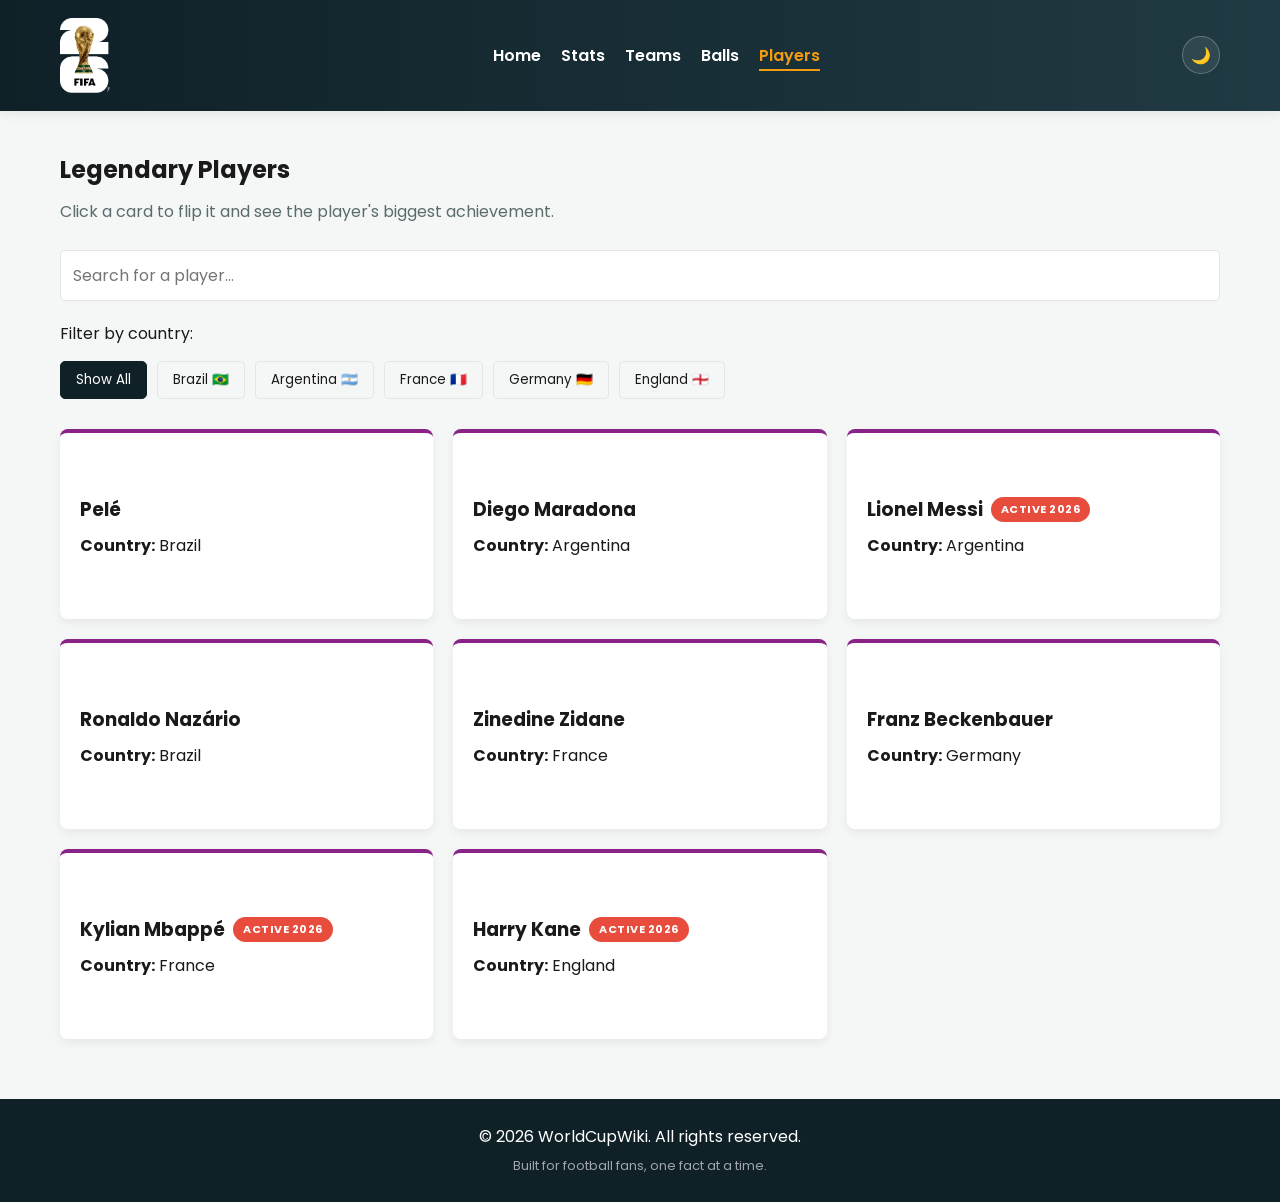
<file: players.html>
<!DOCTYPE html>
<html lang="en">
<head>
    <meta charset="UTF-8">
    <meta name="viewport" content="width=device-width, initial-scale=1.0">
    <title>World Cup - Players</title>
    <link rel="stylesheet" href="css/global.css">
    <link rel="stylesheet" href="css/players.css">
</head>
<body>
    <header>
        <div class="nav-container">
            
            <div class="logo">
                <h1>
                    <img src="images/WC26_Logo.avif"
                         alt="FIFA World Cup 2026 Logo">
                </h1>
            </div>
            <nav>
                <ul id="navMenu">
                    <li><a href="index.html">Home</a></li>
                    <li><a href="stats.html">Stats</a></li>
                    <li><a href="teams.html">Teams</a></li>
                    <li><a href="balls.html">Balls</a></li>
                    <li><a href="players.html" class="active">Players</a></li>
                </ul>
            </nav>
            <div class="nav-actions">
                <button id="themeToggle" class="theme-toggle" aria-label="Toggle dark mode">🌙</button>
                <button id="hamburger" class="hamburger" aria-label="Toggle menu" aria-expanded="false">
                    <span></span><span></span><span></span>
                </button>
            </div>
        </div>
    </header>

    <main class="container">
        <h2>Legendary Players</h2>
        <p class="section-subtitle">Click a card to flip it and see the player's biggest achievement.</p>

        <div class="search-box">
            <input type="text" id="playerSearch" placeholder="Search for a player...">
        </div>

        <p>Filter by country:</p>
        <div class="country-filters">
            <button class="country-btn active" data-country="all">Show All</button>
            <button class="country-btn" data-country="Brazil">Brazil 🇧🇷</button>
            <button class="country-btn" data-country="Argentina">Argentina 🇦🇷</button>
            <button class="country-btn" data-country="France">France 🇫🇷</button>
            <button class="country-btn" data-country="Germany">Germany 🇩🇪</button>
            <button class="country-btn" data-country="England">England 🏴󠁧󠁢󠁥󠁮󠁧󠁿</button>
        </div>

        <div class="players-grid">
            <div class="player-card reveal" data-country="Brazil">
                <div class="player-card-inner">
                    <div class="player-card-front">
                        <h3>Pelé</h3>
                        <p><strong>Country:</strong> Brazil</p>
                    </div>
                    <div class="player-card-back">
                        <h4>Achievement</h4>
                        <p>Only player with 3 World Cup trophies (1958, 1962, 1970).</p>
                    </div>
                </div>
            </div>
            <div class="player-card reveal" data-country="Argentina">
                <div class="player-card-inner">
                    <div class="player-card-front">
                        <h3>Diego Maradona</h3>
                        <p><strong>Country:</strong> Argentina</p>
                    </div>
                    <div class="player-card-back">
                        <h4>Achievement</h4>
                        <p>Led Argentina to victory in 1986, including the "Hand of God" and "Goal of the Century."</p>
                    </div>
                </div>
            </div>
            <div class="player-card reveal" data-country="Argentina">
                <div class="player-card-inner">
                    <div class="player-card-front">
                        <h3>Lionel Messi <span class="badge badge-live">Active 2026</span></h3>
                        <p><strong>Country:</strong> Argentina</p>
                    </div>
                    <div class="player-card-back">
                        <h4>Achievement</h4>
                        <p>Golden Ball winner and 2022 Champion. Tied for the 2026 Golden Boot lead with 8 goals.</p>
                    </div>
                </div>
            </div>
            <div class="player-card reveal" data-country="Brazil">
                <div class="player-card-inner">
                    <div class="player-card-front">
                        <h3>Ronaldo Nazário</h3>
                        <p><strong>Country:</strong> Brazil</p>
                    </div>
                    <div class="player-card-back">
                        <h4>Achievement</h4>
                        <p>All-time World Cup top scorer for Brazil with 15 goals; 2002 champion and top scorer.</p>
                    </div>
                </div>
            </div>
            <div class="player-card reveal" data-country="France">
                <div class="player-card-inner">
                    <div class="player-card-front">
                        <h3>Zinedine Zidane</h3>
                        <p><strong>Country:</strong> France</p>
                    </div>
                    <div class="player-card-back">
                        <h4>Achievement</h4>
                        <p>Scored twice in the 1998 final to bring France its first World Cup title.</p>
                    </div>
                </div>
            </div>
            <div class="player-card reveal" data-country="Germany">
                <div class="player-card-inner">
                    <div class="player-card-front">
                        <h3>Franz Beckenbauer</h3>
                        <p><strong>Country:</strong> Germany</p>
                    </div>
                    <div class="player-card-back">
                        <h4>Achievement</h4>
                        <p>Won the World Cup as both captain (1974) and head coach (1990) - a rare double.</p>
                    </div>
                </div>
            </div>
            <div class="player-card reveal" data-country="France">
                <div class="player-card-inner">
                    <div class="player-card-front">
                        <h3>Kylian Mbappé <span class="badge badge-live">Active 2026</span></h3>
                        <p><strong>Country:</strong> France</p>
                    </div>
                    <div class="player-card-back">
                        <h4>Achievement</h4>
                        <p>2018 champion; leading the 2026 Golden Boot race with 8 goals so far.</p>
                    </div>
                </div>
            </div>
            <div class="player-card reveal" data-country="England">
                <div class="player-card-inner">
                    <div class="player-card-front">
                        <h3>Harry Kane <span class="badge badge-live">Active 2026</span></h3>
                        <p><strong>Country:</strong> England</p>
                    </div>
                    <div class="player-card-back">
                        <h4>Achievement</h4>
                        <p>England's captain, chasing the country's first title since 1966 at the 2026 semifinals.</p>
                    </div>
                </div>
            </div>
        </div>
    </main>

    <footer>
        <p>&copy; 2026 WorldCupWiki. All rights reserved.</p>
        <p class="footer-tagline">Built for football fans, one fact at a time.</p>
    </footer>

    <button id="backToTop" class="back-to-top" aria-label="Back to top">↑</button>

    <script src="js/site.js"></script>
    <script src="js/players.js"></script>
</body>
</html>
</file>
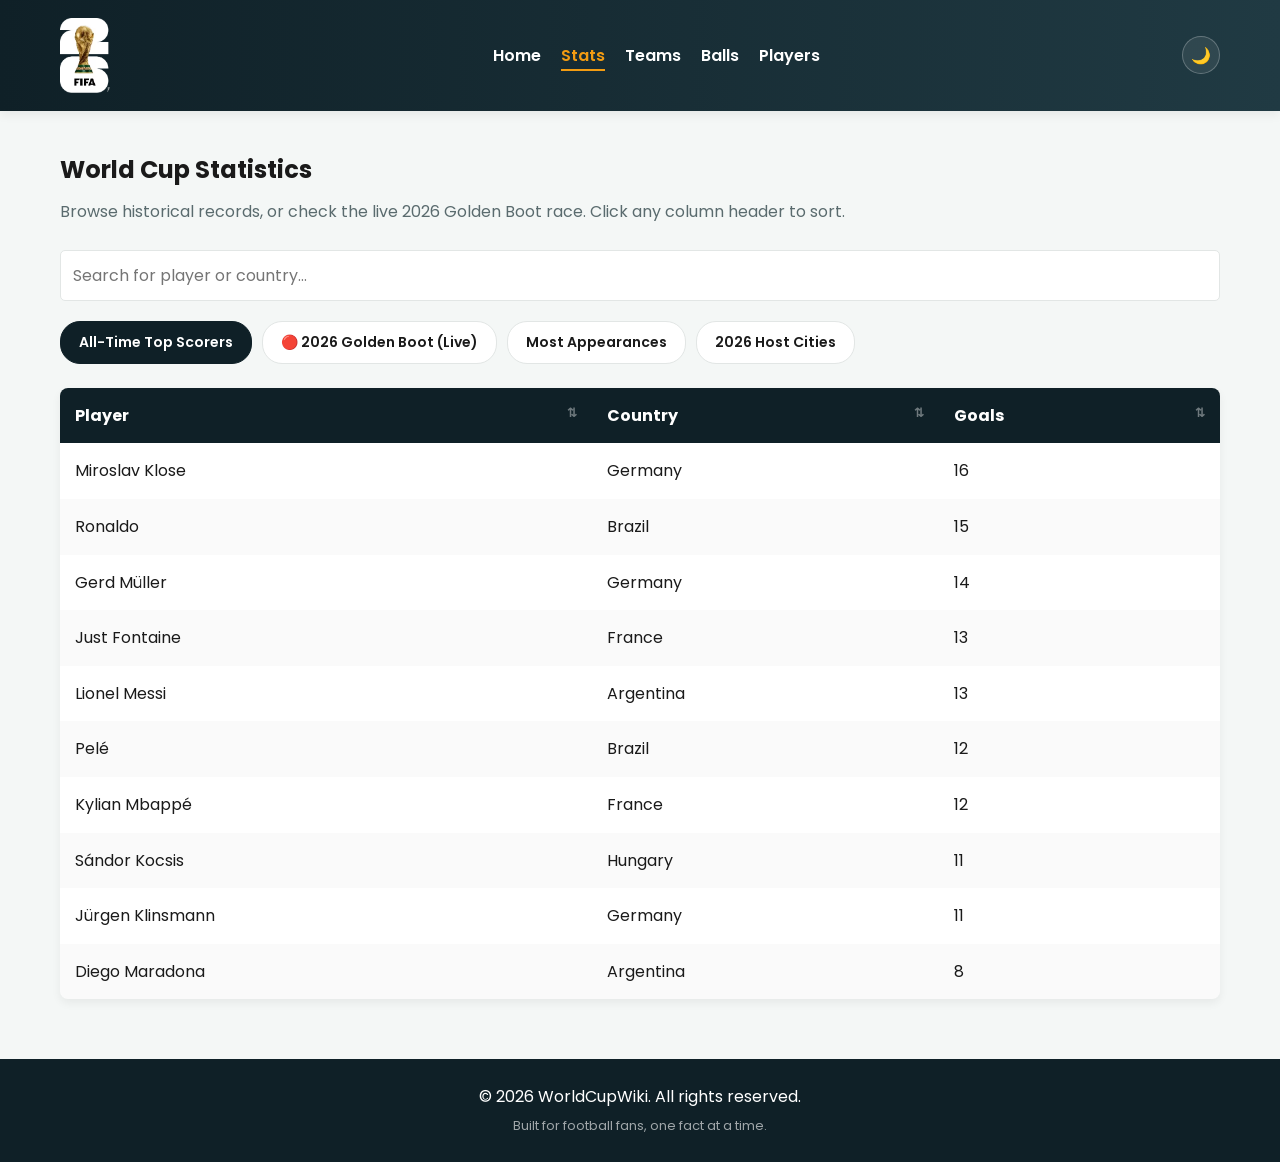
<file: stats.html>
<!DOCTYPE html>
<html lang="en">
<head>
    <meta charset="UTF-8">
    <meta name="viewport" content="width=device-width, initial-scale=1.0">
    <title>World Cup - Stats</title>
    <link rel="stylesheet" href="css/global.css">
    <link rel="stylesheet" href="css/stats.css">
</head>
<body>
    <header>
        <div class="nav-container">
            
            <div class="logo">
                <h1>
                    <img src="images/WC26_Logo.avif"
                         alt="FIFA World Cup 2026 Logo">
                </h1>
            </div>
            <nav>
                <ul id="navMenu">
                    <li><a href="index.html">Home</a></li>
                    <li><a href="stats.html" class="active">Stats</a></li>
                    <li><a href="teams.html">Teams</a></li>
                    <li><a href="balls.html">Balls</a></li>
                    <li><a href="players.html">Players</a></li>
                </ul>
            </nav>
            <div class="nav-actions">
                <button id="themeToggle" class="theme-toggle" aria-label="Toggle dark mode">🌙</button>
                <button id="hamburger" class="hamburger" aria-label="Toggle menu" aria-expanded="false">
                    <span></span><span></span><span></span>
                </button>
            </div>
        </div>
    </header>

    <main class="container">
        <h2>World Cup Statistics</h2>
        <p class="section-subtitle">Browse historical records, or check the live 2026 Golden Boot race. Click any column header to sort.</p>

        <div class="search-box">
            <input type="text" id="statsSearch" placeholder="Search for player or country...">
        </div>

        <!-- ===== Tabs ===== -->
        <div class="stats-tabs">
            <button class="tab-btn active" data-tab="tab-alltime">All-Time Top Scorers</button>
            <button class="tab-btn" data-tab="tab-live">🔴 2026 Golden Boot (Live)</button>
            <button class="tab-btn" data-tab="tab-appearances">Most Appearances</button>
            <button class="tab-btn" data-tab="tab-hosts">2026 Host Cities</button>
        </div>

        <!-- ===== All-time top scorers ===== -->
        <div id="tab-alltime" class="tab-panel active reveal">
            <table id="scorersTable">
                <thead>
                    <tr>
                        <th>Player</th>
                        <th>Country</th>
                        <th>Goals</th>
                    </tr>
                </thead>
                <tbody>
                    <tr><td>Miroslav Klose</td><td>Germany</td><td>16</td></tr>
                    <tr><td>Ronaldo</td><td>Brazil</td><td>15</td></tr>
                    <tr><td>Gerd Müller</td><td>Germany</td><td>14</td></tr>
                    <tr><td>Just Fontaine</td><td>France</td><td>13</td></tr>
                    <tr><td>Lionel Messi</td><td>Argentina</td><td>13</td></tr>
                    <tr><td>Pelé</td><td>Brazil</td><td>12</td></tr>
                    <tr><td>Kylian Mbappé</td><td>France</td><td>12</td></tr>
                    <tr><td>Sándor Kocsis</td><td>Hungary</td><td>11</td></tr>
                    <tr><td>Jürgen Klinsmann</td><td>Germany</td><td>11</td></tr>
                    <tr><td>Diego Maradona</td><td>Argentina</td><td>8</td></tr>
                </tbody>
            </table>
        </div>

        <!-- ===== Live 2026 golden boot ===== -->
        <div id="tab-live" class="tab-panel reveal">
            <p class="live-note"><span class="badge badge-live">Live</span> Updated through the 2026 semifinal round.</p>
            <table id="liveTable">
                <thead>
                    <tr>
                        <th>Player</th>
                        <th>Country</th>
                        <th>Goals</th>
                    </tr>
                </thead>
                <tbody>
                    <tr><td>Kylian Mbappé</td><td>France</td><td>8</td></tr>
                    <tr><td>Lionel Messi</td><td>Argentina</td><td>8</td></tr>
                    <tr><td>Harry Kane</td><td>England</td><td>6</td></tr>
                    <tr><td>Jude Bellingham</td><td>England</td><td>6</td></tr>
                    <tr><td>Ousmane Dembélé</td><td>France</td><td>5</td></tr>
                </tbody>
            </table>
        </div>

        <!-- ===== Most appearances ===== -->
        <div id="tab-appearances" class="tab-panel reveal">
            <table id="appearancesTable">
                <thead>
                    <tr>
                        <th>Player</th>
                        <th>Country</th>
                        <th>Tournaments</th>
                    </tr>
                </thead>
                <tbody>
                    <tr><td>Lionel Messi</td><td>Argentina</td><td>5</td></tr>
                    <tr><td>Lothar Matthäus</td><td>Germany</td><td>5</td></tr>
                    <tr><td>Cristiano Ronaldo</td><td>Portugal</td><td>5</td></tr>
                    <tr><td>Rafael Márquez</td><td>Mexico</td><td>5</td></tr>
                    <tr><td>Gianluigi Buffon</td><td>Italy</td><td>4</td></tr>
                </tbody>
            </table>
        </div>

        <!-- ===== 2026 Host cities ===== -->
        <div id="tab-hosts" class="tab-panel reveal">
            <table id="hostsTable">
                <thead>
                    <tr>
                        <th>City</th>
                        <th>Country</th>
                        <th>Notable Match</th>
                    </tr>
                </thead>
                <tbody>
                    <tr><td>New York/New Jersey</td><td>USA</td><td>Final - July 19</td></tr>
                    <tr><td>Atlanta</td><td>USA</td><td>Semifinal - Argentina vs England</td></tr>
                    <tr><td>Arlington (Dallas)</td><td>USA</td><td>Semifinal - France vs Spain</td></tr>
                    <tr><td>Miami Gardens</td><td>USA</td><td>Third-place match</td></tr>
                    <tr><td>Mexico City</td><td>Mexico</td><td>Opening match</td></tr>
                    <tr><td>Toronto</td><td>Canada</td><td>Group stage</td></tr>
                    <tr><td>Vancouver</td><td>Canada</td><td>Group stage</td></tr>
                </tbody>
            </table>
        </div>
    </main>

    <footer>
        <p>&copy; 2026 WorldCupWiki. All rights reserved.</p>
        <p class="footer-tagline">Built for football fans, one fact at a time.</p>
    </footer>

    <button id="backToTop" class="back-to-top" aria-label="Back to top">↑</button>

    <script src="js/site.js"></script>
    <script src="js/stats.js"></script>
</body>
</html>
</file>
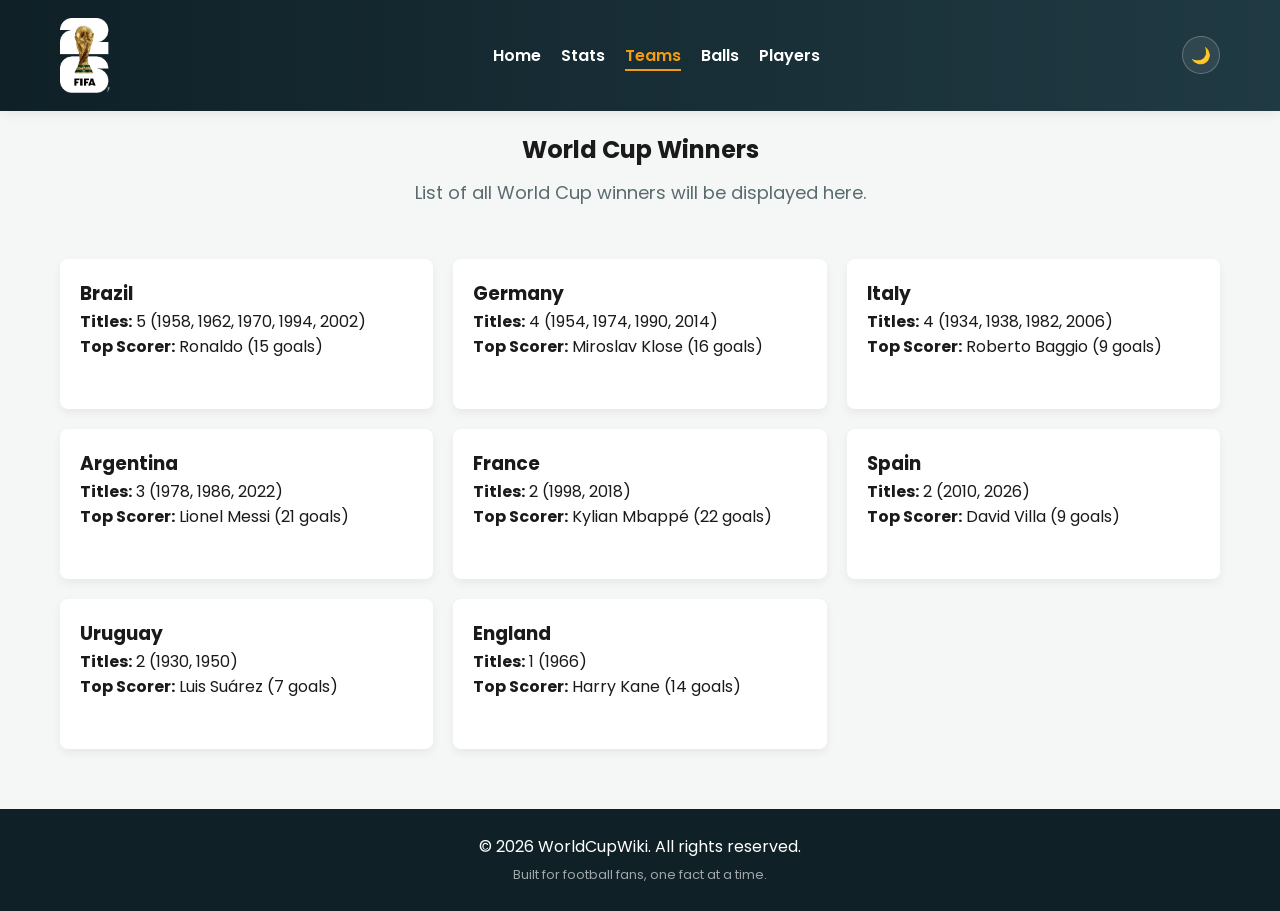
<file: teams.html>
<!DOCTYPE html>
<html lang="en">
<head>
    <meta charset="UTF-8">
    <meta name="viewport" content="width=device-width, initial-scale=1.0">

    <link rel="stylesheet" href="css/teams.css">

    <title>Teams - FIFA World Cup 2026</title>
</head>
<body>

    <!-- Header & Navigation -->
    <header>
        <div class="nav-container">

            <div class="logo">
                <h1>
                    <img src="images/WC26_Logo.avif"
                         alt="FIFA World Cup 2026 Logo">
                </h1>
            </div>

            <nav>
                <ul id="navMenu">
                    <li>
                        <a href="index.html">Home</a>
                    </li>
                    <li>
                        <a href="stats.html">Stats</a>
                    </li>
                    <li>
                        <a href="teams.html" class="active">Teams</a>
                    </li>
                    <li>
                        <a href="balls.html">Balls</a>
                    </li>
                    <li>
                        <a href="players.html">Players</a>
                    </li>
                </ul>
            </nav>

            <div class="nav-actions">
                <button
                    id="themeToggle"
                    class="theme-toggle"
                    type="button"
                    aria-label="Toggle dark mode">
                    🌙
                </button>

                <button
                    id="hamburger"
                    class="hamburger"
                    type="button"
                    aria-label="Toggle menu"
                    aria-expanded="false">
                    <span></span>
                    <span></span>
                    <span></span>
                </button>
            </div>

        </div>
    </header>

    <!-- Page Title -->
    <section>
        <h1>World Cup Winners</h1>
        <p class="description">
            List of all World Cup winners will be displayed here.
        </p>
    </section>

    <br>

    <!-- Teams -->
    <main>
        <div class="team-container">

            <div class="team-card">
                <h3>Brazil</h3>
                <p><strong>Titles:</strong> 5 (1958, 1962, 1970, 1994, 2002)</p>
                <p><strong>Top Scorer:</strong> Ronaldo (15 goals)</p>
            </div>

            <div class="team-card">
                <h3>Germany</h3>
                <p><strong>Titles:</strong> 4 (1954, 1974, 1990, 2014)</p>
                <p><strong>Top Scorer:</strong> Miroslav Klose (16 goals)</p>
            </div>

            <div class="team-card">
                <h3>Italy</h3>
                <p><strong>Titles:</strong> 4 (1934, 1938, 1982, 2006)</p>
                <p><strong>Top Scorer:</strong> Roberto Baggio (9 goals)</p>
            </div>

            <div class="team-card">
                <h3>Argentina</h3>
                <p><strong>Titles:</strong> 3 (1978, 1986, 2022)</p>
                <p><strong>Top Scorer:</strong> Lionel Messi (21 goals)</p>
            </div>

            <div class="team-card">
                <h3>France</h3>
                <p><strong>Titles:</strong> 2 (1998, 2018)</p>
                <p><strong>Top Scorer:</strong> Kylian Mbappé (22 goals)</p>
            </div>

            <div class="team-card">
                <h3>Spain</h3>
                <p><strong>Titles:</strong> 2 (2010, 2026)</p>
                <p><strong>Top Scorer:</strong> David Villa (9 goals)</p>
            </div>

            <div class="team-card">
                <h3>Uruguay</h3>
                <p><strong>Titles:</strong> 2 (1930, 1950)</p>
                <p><strong>Top Scorer:</strong> Luis Suárez (7 goals)</p>
            </div>

            <div class="team-card">
                <h3>England</h3>
                <p><strong>Titles:</strong> 1 (1966)</p>
                <p><strong>Top Scorer:</strong> Harry Kane (14 goals)</p>
            </div>

        </div>
    </main>

    <!-- Footer -->
     <footer>
        <p>&copy; 2026 WorldCupWiki. All rights reserved.</p>
        <p class="footer-tagline">Built for football fans, one fact at a time.</p>
    </footer>

    <script src="js/teams.js"></script>

</body>
</html>
</file>
<file: css/global.css>
@import url('https://fonts.googleapis.com/css2?family=Poppins:wght@300;400;600;700&display=swap');

:root {
    --primary-color: #0f2027;
    --secondary-color: #203a43;
    --accent-color: #8a2387;
    --gold-color: #f39c12;
    --light-color: #f4f7f6;
    --dark-color: #1a1a1a;
    --card-bg: #ffffff;
    --text-muted: #5a6b6e;
    --live-color: #e74c3c;
    --success-color: #27ae60;
    --border-color: #e2e6e5;
    --shadow-sm: 0 4px 10px rgba(0,0,0,0.06);
    --shadow-md: 0 10px 25px rgba(0,0,0,0.14);
    --transition-fast: 0.2s ease;
    --transition-med: 0.35s ease;
}

/* Dark mode overrides, toggled by adding data-theme="dark" to <html> */
[data-theme="dark"] {
    --light-color: #10181b;
    --card-bg: #182226;
    --dark-color: #edf2f1;
    --text-muted: #9fb3b6;
    --border-color: #263338;
    --shadow-sm: 0 4px 10px rgba(0,0,0,0.4);
    --shadow-md: 0 10px 25px rgba(0,0,0,0.55);
}

* {
    margin: 0;
    padding: 0;
    box-sizing: border-box;
    font-family: 'Poppins', sans-serif;
}

html {
    scroll-behavior: smooth;
}

body {
    background-color: var(--light-color);
    color: var(--dark-color);
    line-height: 1.6;
    opacity: 0;
    transition: background-color var(--transition-med), color var(--transition-med), opacity 0.5s ease;
}

body.loaded {
    opacity: 1;
}

/* ---------- Header & Navigation ---------- */
header {
    background: linear-gradient(to right, var(--primary-color), var(--secondary-color));
    color: #fff;
    padding: 18px 0;
    position: sticky;
    top: 0;
    z-index: 1000;
    box-shadow: var(--shadow-sm);
}

.nav-container {
    display: flex;
    justify-content: space-between;
    align-items: center;
    max-width: 1200px;
    margin: 0 auto;
    padding: 0 20px;
}

.logo h1 {
    font-size: 24px;
}

.logo span {
    color: var(--gold-color);
}

nav ul {
    display: flex;
    list-style: none;
}

nav ul li {
    margin-left: 20px;
}

nav ul li a {
    position: relative;
    color: #fff;
    text-decoration: none;
    font-weight: 600;
    padding-bottom: 4px;
}

nav ul li a::after {
    content: "";
    position: absolute;
    left: 0;
    bottom: 0;
    width: 0;
    height: 2px;
    background: var(--gold-color);
    transition: width var(--transition-fast);
}

nav ul li a:hover, nav ul li a.active {
    color: var(--gold-color);
}

nav ul li a:hover::after, nav ul li a.active::after {
    width: 100%;
}

.nav-actions {
    display: flex;
    align-items: center;
    gap: 12px;
}

.theme-toggle {
    background: rgba(255,255,255,0.08);
    border: 1px solid rgba(255,255,255,0.25);
    color: #fff;
    font-size: 16px;
    width: 38px;
    height: 38px;
    border-radius: 50%;
    cursor: pointer;
    transition: transform var(--transition-fast), background var(--transition-fast);
}

.theme-toggle:hover {
    transform: rotate(20deg) scale(1.08);
    background: rgba(255,255,255,0.18);
}

/* Hamburger, hidden on desktop */
.hamburger {
    display: none;
    flex-direction: column;
    justify-content: space-between;
    width: 26px;
    height: 18px;
    background: none;
    border: none;
    cursor: pointer;
    padding: 0;
}

.hamburger span {
    display: block;
    height: 2px;
    width: 100%;
    background: #fff;
    border-radius: 2px;
    transition: transform var(--transition-fast), opacity var(--transition-fast);
}

.hamburger.active span:nth-child(1) { transform: translateY(8px) rotate(45deg); }
.hamburger.active span:nth-child(2) { opacity: 0; }
.hamburger.active span:nth-child(3) { transform: translateY(-8px) rotate(-45deg); }

@media (max-width: 768px) {
    .hamburger { display: flex; }

    nav ul#navMenu {
        position: fixed;
        top: 68px;
        right: -100%;
        flex-direction: column;
        background: var(--secondary-color);
        width: 220px;
        padding: 20px;
        gap: 4px;
        border-radius: 0 0 0 12px;
        box-shadow: var(--shadow-md);
        transition: right var(--transition-med);
    }

    nav ul#navMenu.open {
        right: 0;
    }

    nav ul#navMenu li {
        margin: 10px 0;
    }
}

/* ---------- Shared layout ---------- */
.container {
    max-width: 1200px;
    margin: 40px auto;
    padding: 0 20px;
}

.container h2 {
    margin-bottom: 10px;
}

.section-subtitle {
    color: var(--text-muted);
    margin-bottom: 25px;
}

footer {
    background-color: var(--primary-color);
    color: #fff;
    text-align: center;
    padding: 25px 0;
    margin-top: 60px;
}

footer .footer-tagline {
    color: rgba(255,255,255,0.6);
    font-size: 13px;
    margin-top: 6px;
}

/* ---------- Reusable components ---------- */
.badge {
    display: inline-block;
    font-size: 11px;
    font-weight: 700;
    letter-spacing: 0.5px;
    padding: 4px 10px;
    border-radius: 20px;
    text-transform: uppercase;
}

.badge-live {
    background: var(--live-color);
    color: #fff;
    animation: pulseGlow 1.8s infinite;
}

.badge-gold {
    background: var(--gold-color);
    color: #1a1a1a;
}

@keyframes pulseGlow {
    0%, 100% { box-shadow: 0 0 0 0 rgba(231, 76, 60, 0.5); }
    50% { box-shadow: 0 0 0 6px rgba(231, 76, 60, 0); }
}

/* Scroll-reveal animation, driven by site.js */
.reveal {
    opacity: 0;
    transform: translateY(24px);
    transition: opacity 0.6s ease, transform 0.6s ease;
}

.reveal.visible {
    opacity: 1;
    transform: translateY(0);
}

/* Back to top button */
.back-to-top {
    position: fixed;
    bottom: 25px;
    right: 25px;
    width: 46px;
    height: 46px;
    border-radius: 50%;
    background: var(--gold-color);
    color: #1a1a1a;
    border: none;
    font-size: 20px;
    cursor: pointer;
    box-shadow: var(--shadow-md);
    opacity: 0;
    visibility: hidden;
    transform: translateY(10px);
    transition: opacity var(--transition-fast), transform var(--transition-fast), visibility var(--transition-fast);
    z-index: 999;
}

.back-to-top.show {
    opacity: 1;
    visibility: visible;
    transform: translateY(0);
}

.back-to-top:hover {
    background: var(--primary-color);
    color: #fff;
}
</file>
<file: css/players.css>
.logo h1 {
    font-size: 24px;
    margin: 0;
}

.logo h1 img {
    display: block;
    width: 50px;
    height: auto;
    margin: 0;
    border: none;
    border-radius: 6px;
}

/* كود انقلاب اللوجو أفقياً من اليمين لليسار */
.logo img {
    animation: flipHorizontally 3s ease-in-out infinite;
    /* هذا السطر يضمن أن اللوجو يظل في منتصف مكانه أثناء الانقلاب */
    transform-origin: center; 
}

@keyframes flipHorizontally {
    0%, 100% {
        /* الوضع الطبيعي (البدء والنهاية) */
        transform: scaleX(1);
    }
    50% {
        /* الانقلاب الكامل عند منتصف المدة */
        transform: scaleX(-1);
    }
}
.search-box {
    margin-bottom: 20px;
}

.search-box input {
    width: 100%;
    padding: 12px;
    border: 1px solid var(--border-color);
    border-radius: 5px;
    font-size: 16px;
    background: var(--card-bg);
    color: var(--dark-color);
    transition: border-color var(--transition-fast), box-shadow var(--transition-fast);
}

.search-box input:focus {
    outline: none;
    border-color: var(--accent-color);
    box-shadow: 0 0 0 3px rgba(138, 35, 135, 0.15);
}

.country-filters {
    margin: 15px 0 30px;
    display: flex;
    flex-wrap: wrap;
    gap: 10px;
}

.country-btn {
    padding: 8px 15px;
    border: 1px solid var(--border-color);
    background: transparent;
    color: var(--dark-color);
    cursor: pointer;
    border-radius: 5px;
    transition: background var(--transition-fast), color var(--transition-fast);
}

.country-btn.active, .country-btn:hover {
    background-color: var(--primary-color);
    color: white;
    border-color: var(--primary-color);
}

.players-grid {
    display: grid;
    grid-template-columns: repeat(auto-fit, minmax(280px, 1fr));
    gap: 20px;
}

/* ---------- Flip cards ---------- */
.player-card {
    background: transparent;
    height: 190px;
    perspective: 1000px;
    cursor: pointer;
}

.player-card-inner {
    position: relative;
    width: 100%;
    height: 100%;
    text-align: left;
    transition: transform 0.6s;
    transform-style: preserve-3d;
    border-radius: 8px;
    box-shadow: var(--shadow-sm);
}

.player-card:hover .player-card-inner,
.player-card.flipped .player-card-inner {
    transform: rotateY(180deg);
}

.player-card-front, .player-card-back {
    position: absolute;
    width: 100%;
    height: 100%;
    backface-visibility: hidden;
    border-radius: 8px;
    padding: 20px;
}

.player-card-front {
    background: var(--card-bg);
    border-top: 4px solid var(--accent-color);
    display: flex;
    flex-direction: column;
    justify-content: center;
    gap: 8px;
}

.player-card-front h3 {
    display: flex;
    align-items: center;
    gap: 8px;
    flex-wrap: wrap;
}

.player-card-back {
    background: linear-gradient(135deg, var(--primary-color), var(--secondary-color));
    color: #fff;
    transform: rotateY(180deg);
    display: flex;
    flex-direction: column;
    justify-content: center;
    gap: 8px;
}

.player-card-back h4 {
    color: var(--gold-color);
}
</file>
<file: css/stats.css>
.logo h1 {
    font-size: 24px;
    margin: 0;
}

.logo h1 img {
    display: block;
    width: 50px;
    height: auto;
    margin: 0;
    border: none;
    border-radius: 6px;
}

/* كود انقلاب اللوجو أفقياً من اليمين لليسار */
.logo img {
    animation: flipHorizontally 3s ease-in-out infinite;
    /* هذا السطر يضمن أن اللوجو يظل في منتصف مكانه أثناء الانقلاب */
    transform-origin: center; 
}

@keyframes flipHorizontally {
    0%, 100% {
        /* الوضع الطبيعي (البدء والنهاية) */
        transform: scaleX(1);
    }
    50% {
        /* الانقلاب الكامل عند منتصف المدة */
        transform: scaleX(-1);
    }
}
.search-box {
    margin-bottom: 20px;
}

.search-box input {
    width: 100%;
    padding: 12px;
    border: 1px solid var(--border-color);
    border-radius: 5px;
    font-size: 16px;
    background: var(--card-bg);
    color: var(--dark-color);
    transition: border-color var(--transition-fast), box-shadow var(--transition-fast);
}

.search-box input:focus {
    outline: none;
    border-color: var(--accent-color);
    box-shadow: 0 0 0 3px rgba(138, 35, 135, 0.15);
}

/* ---------- Tabs ---------- */
.stats-tabs {
    display: flex;
    flex-wrap: wrap;
    gap: 10px;
    margin-bottom: 24px;
}

.tab-btn {
    padding: 10px 18px;
    border: 1px solid var(--border-color);
    background: var(--card-bg);
    color: var(--dark-color);
    border-radius: 20px;
    cursor: pointer;
    font-weight: 600;
    font-size: 14px;
    transition: background var(--transition-fast), color var(--transition-fast), transform var(--transition-fast);
}

.tab-btn:hover {
    transform: translateY(-2px);
}

.tab-btn.active {
    background-color: var(--primary-color);
    color: white;
    border-color: var(--primary-color);
}

.tab-panel {
    display: none;
}

.tab-panel.active {
    display: block;
}

.live-note {
    margin-bottom: 12px;
    color: var(--text-muted);
    display: flex;
    align-items: center;
    gap: 8px;
}

/* ---------- Table ---------- */
table {
    width: 100%;
    border-collapse: collapse;
    background: var(--card-bg);
    box-shadow: var(--shadow-sm);
    border-radius: 8px;
    overflow: hidden;
}

th, td {
    padding: 15px;
    text-align: left;
}

th {
    background-color: var(--primary-color);
    color: white;
    cursor: pointer;
    user-select: none;
    white-space: nowrap;
    transition: background-color var(--transition-fast);
}

th:hover {
    background-color: var(--secondary-color);
}

th::after {
    content: "⇅";
    float: right;
    opacity: 0.4;
    font-size: 12px;
}

th.sort-asc::after {
    content: "↑";
    opacity: 1;
}

th.sort-desc::after {
    content: "↓";
    opacity: 1;
}

tr:nth-child(even) {
    background-color: rgba(0,0,0,0.02);
}

[data-theme="dark"] tr:nth-child(even) {
    background-color: rgba(255,255,255,0.03);
}

tbody tr {
    transition: background-color var(--transition-fast);
}

tbody tr:hover {
    background-color: rgba(243, 156, 18, 0.08);
}
</file>
<file: css/teams.css>
@import url('https://fonts.googleapis.com/css2?family=Poppins:wght@300;400;600;700&display=swap');

:root {
    --primary-color: #0f2027;
    --secondary-color: #203a43;
    --accent-color: #8a2387;
    --gold-color: #f39c12;
    --light-color: #f4f7f6;
    --dark-color: #1a1a1a;
    --card-bg: #ffffff;
    --text-muted: #5a6b6e;
    --live-color: #e74c3c;
    --success-color: #27ae60;
    --border-color: #e2e6e5;
    --shadow-sm: 0 4px 10px rgba(0, 0, 0, 0.06);
    --shadow-md: 0 10px 25px rgba(0, 0, 0, 0.14);
    --transition-fast: 0.2s ease;
    --transition-med: 0.35s ease;
}

/* Dark mode overrides, toggled by adding data-theme="dark" to <html> */
[data-theme="dark"] {
    --light-color: #10181b;
    --card-bg: #182226;
    --dark-color: #edf2f1;
    --text-muted: #9fb3b6;
    --border-color: #263338;
    --shadow-sm: 0 4px 10px rgba(0, 0, 0, 0.4);
    --shadow-md: 0 10px 25px rgba(0, 0, 0, 0.55);
}

* {
    margin: 0;
    padding: 0;
    box-sizing: border-box;
    font-family: 'Poppins', sans-serif;
}

html {
    scroll-behavior: smooth;
}

body {
    background-color: var(--light-color);
    color: var(--dark-color);
    line-height: 1.6;
    opacity: 0;
    transition: background-color var(--transition-med), color var(--transition-med), opacity 0.5s ease;
}

body.loaded {
    opacity: 1;
}

/* ---------- Header & Navigation ---------- */
header {
    background: linear-gradient(to right, var(--primary-color), var(--secondary-color));
    color: #fff;
    padding: 18px 0;
    position: sticky;
    top: 0;
    z-index: 1000;
    box-shadow: var(--shadow-sm);
}

.nav-container {
    display: flex;
    justify-content: space-between;
    align-items: center;
    max-width: 1200px;
    margin: 0 auto;
    padding: 0 20px;
}

.logo h1 {
    font-size: 24px;
    margin: 0;
}

.logo h1 img {
    display: block;
    width: 50px;
    height: auto;
    margin: 0;
    border: none;
    border-radius: 6px;
}

/* كود انقلاب اللوجو أفقياً من اليمين لليسار */
.logo img {
    animation: flipHorizontally 3s ease-in-out infinite;
    transform-origin: center; 
}

@keyframes flipHorizontally {
    0%, 100% {
        transform: scaleX(1);
    }
    50% {
        transform: scaleX(-1);
    }
}

.logo span {
    color: var(--gold-color);
}

nav ul {
    display: flex;
    list-style: none;
    align-items: center;
    margin: 0;
    padding: 0;
}

nav ul li {
    margin-left: 20px;
}

nav ul li a {
    position: relative;
    color: #fff;
    text-decoration: none;
    font-weight: 600;
    padding-bottom: 4px;
}

nav ul li a::after {
    content: "";
    position: absolute;
    left: 0;
    bottom: 0;
    width: 0;
    height: 2px;
    background: var(--gold-color);
    transition: width var(--transition-fast);
}

nav ul li a:hover, nav ul li a.active {
    color: var(--gold-color);
}

nav ul li a:hover::after, nav ul li a.active::after {
    width: 100%;
}

.nav-actions {
    display: flex;
    align-items: center;
    gap: 12px;
}

.theme-toggle {
    background: rgba(255, 255, 255, 0.08);
    border: 1px solid rgba(255, 255, 255, 0.25);
    color: #fff;
    font-size: 16px;
    width: 38px;
    height: 38px;
    border-radius: 50%;
    cursor: pointer;
    transition: transform var(--transition-fast), background var(--transition-fast);
}

.theme-toggle:hover {
    transform: rotate(20deg) scale(1.08);
    background: rgba(255, 255, 255, 0.18);
}

/* Hamburger, hidden on desktop */
.hamburger {
    display: none;
    flex-direction: column;
    justify-content: space-between;
    width: 26px;
    height: 18px;
    background: none;
    border: none;
    cursor: pointer;
    padding: 0;
}

.hamburger span {
    display: block;
    height: 2px;
    width: 100%;
    background: #fff;
    border-radius: 2px;
    transition: transform var(--transition-fast), opacity var(--transition-fast);
}

.hamburger.active span:nth-child(1) { transform: translateY(8px) rotate(45deg); }
.hamburger.active span:nth-child(2) { opacity: 0; }
.hamburger.active span:nth-child(3) { transform: translateY(-8px) rotate(-45deg); }

@media (max-width: 768px) {
    .hamburger { display: flex; }

    nav ul#navMenu {
        position: fixed;
        top: 68px;
        right: -100%;
        flex-direction: column;
        align-items: flex-start;
        background: var(--secondary-color);
        width: 220px;
        padding: 20px;
        gap: 4px;
        border-radius: 0 0 0 12px;
        box-shadow: var(--shadow-md);
        transition: right var(--transition-med);
    }

    nav ul#navMenu.open {
        right: 0;
    }

    nav ul#navMenu li {
        margin: 10px 0;
    }
}

/* ---------- Shared layout & Content ---------- */
.container {
    max-width: 1200px;
    margin: 40px auto;
    padding: 0 20px;
}

.container h2, h1 {
    text-align: center;
    margin-top: 20px;
    color: var(--text-color, var(--dark-color));
}

.description, .section-subtitle {
    text-align: center;
    font-size: 18px;
    margin-top: 10px;
    color: var(--text-muted);
    margin-bottom: 25px;
}

/* Team Section Layout & Cards */
.team-container {
    display: grid;
    grid-template-columns: repeat(auto-fit, minmax(350px, 1fr));
    gap: 20px;
    max-width: 1200px;
    margin: 0 auto 50px auto;
    padding: 0 20px;
}

.team-card {
    position: relative;
    background: var(--card-bg); 
    padding: 20px;
    border-radius: 8px;
    box-shadow: var(--shadow-sm);
    overflow: hidden;
    width: 100%;
    min-height: 150px;
    transition: transform 0.3s ease, box-shadow 0.3s ease;
    color: var(--dark-color);
}

.team-card:hover {
    transform: translateY(-5px) scale(1.02);
    box-shadow: var(--shadow-md);
}

@media (max-width: 768px) {
    .team-container {
        grid-template-columns: 1fr;
        padding: 0 15px;
        margin-left: 0;
        margin-right: 0;
    }
    .team-card {
        width: 100%;
        height: auto;
    }
}

/* ---------- Reusable components ---------- */
.badge {
    display: inline-block;
    font-size: 11px;
    font-weight: 700;
    letter-spacing: 0.5px;
    padding: 4px 10px;
    border-radius: 20px;
    text-transform: uppercase;
}

.badge-live {
    background: var(--live-color);
    color: #fff;
    animation: pulseGlow 1.8s infinite;
}

.badge-gold {
    background: var(--gold-color);
    color: #1a1a1a;
}

@keyframes pulseGlow {
    0%, 100% { box-shadow: 0 0 0 0 rgba(231, 76, 60, 0.5); }
    50% { box-shadow: 0 0 0 6px rgba(231, 76, 60, 0); }
}

/* Scroll-reveal animation */
.reveal {
    opacity: 0;
    transform: translateY(24px);
    transition: opacity 0.6s ease, transform 0.6s ease;
}

.reveal.visible {
    opacity: 1;
    transform: translateY(0);
}

/* Back to top button */
.back-to-top {
    position: fixed;
    bottom: 25px;
    right: 25px;
    width: 46px;
    height: 46px;
    border-radius: 50%;
    background: var(--gold-color);
    color: #1a1a1a;
    border: none;
    font-size: 20px;
    cursor: pointer;
    box-shadow: var(--shadow-md);
    opacity: 0;
    visibility: hidden;
    transform: translateY(10px);
    transition: opacity var(--transition-fast), transform var(--transition-fast), visibility var(--transition-fast);
    z-index: 999;
}

.back-to-top.show {
    opacity: 1;
    visibility: visible;
    transform: translateY(0);
}

.back-to-top:hover {
    background: var(--primary-color);
    color: #fff;
}

footer {
    background-color: var(--primary-color);
    color: #fff;
    text-align: center;
    padding: 25px 0;
    margin-top: 60px;
    width: 100%;
}

footer .footer-tagline {
    color: rgba(255, 255, 255, 0.6);
    font-size: 13px;
    margin-top: 6px;
}
</file>
